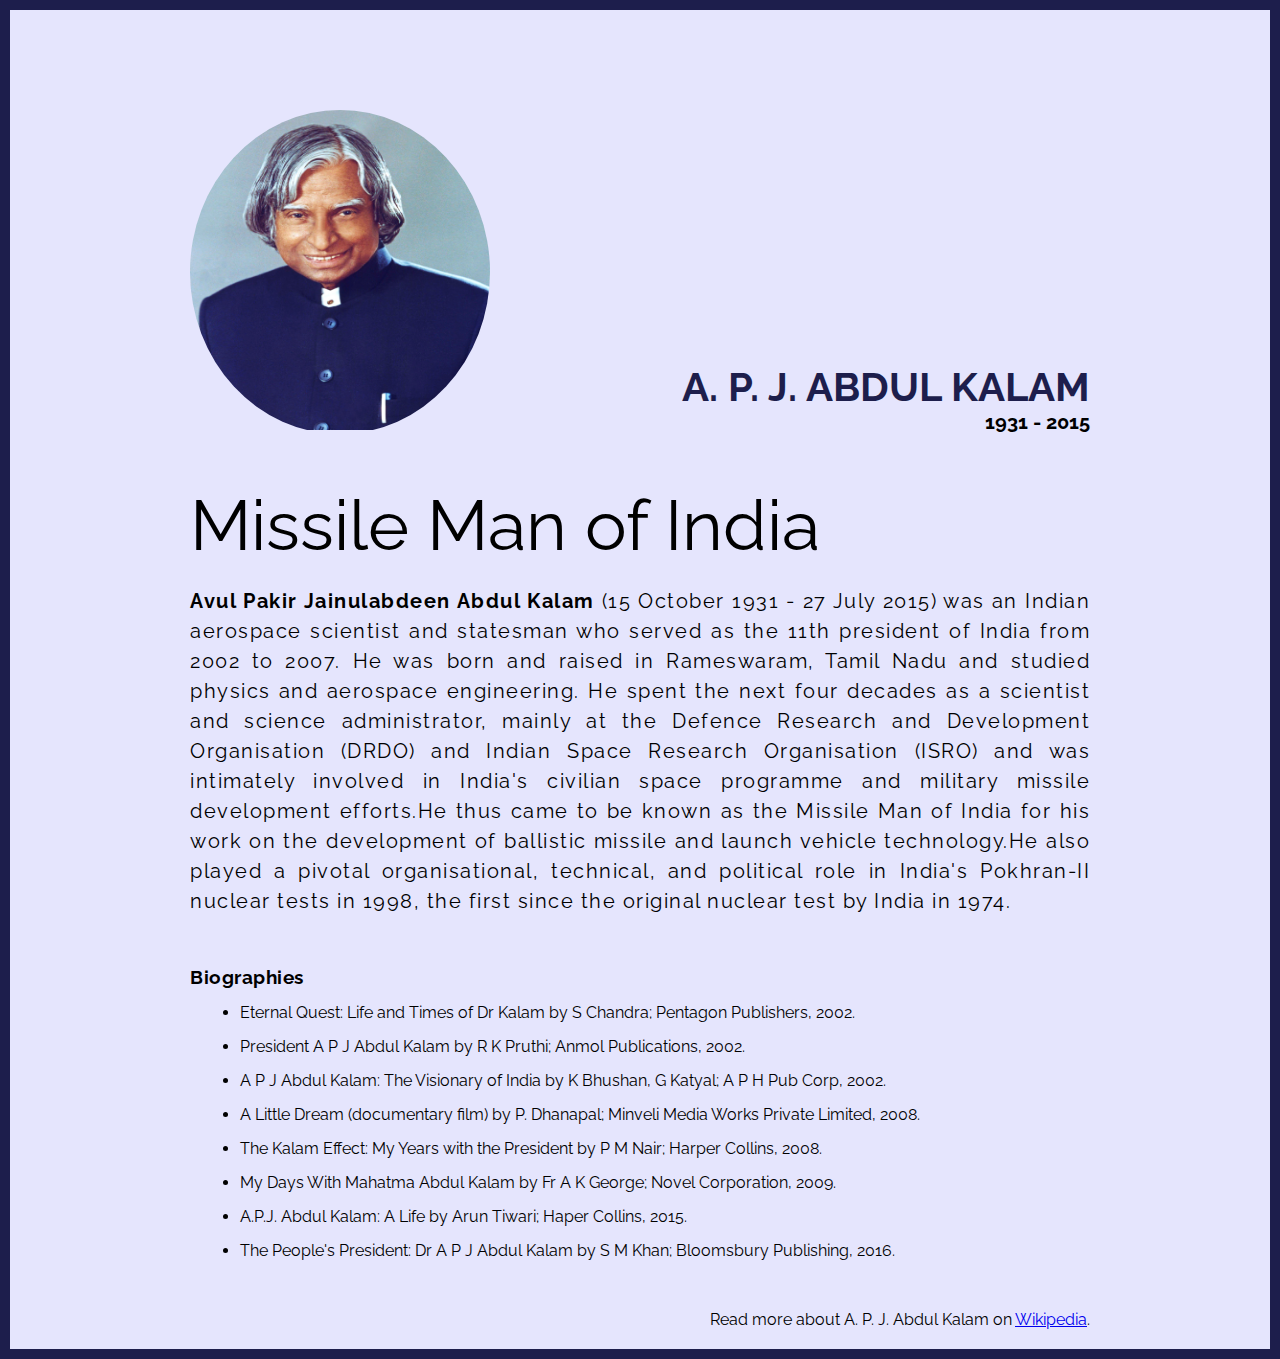
<file: Project 1/index.html>
<!DOCTYPE html>
<html lang="en">
<head>
    <meta charset="UTF-8">
    <meta name="viewport" content="width=device-width, initial-scale=1.0">
    <title>The Tribute | Dr. A. P. J. Abdul Kalam</title>
    <link rel="stylesheet" href="style.css">
</head>
<body>
    <div class="container">
        <div class="content">
            <section class="top_section">
                <div class="image_container">
                    <img src="./assets/apj.jpg" alt="Dr. A. P.J. Abdul Kalam"/>
                </div>
                <div>
                    <h1>A. P. J. Abdul Kalam</h1>
                    <h4>1931 - 2015</h4>
                </div>
            </section>
            <section class="about_section">
                <h2>Missile Man of India</h2>
                <p>
                    <b>Avul Pakir Jainulabdeen Abdul Kalam</b>  (15 October 1931 - 27 July 2015) was an Indian aerospace scientist and statesman who served as the 11th president of India from 2002 to 2007. He was born and raised in Rameswaram, Tamil Nadu and studied physics and aerospace engineering. He spent the next four decades as a scientist and science administrator, mainly at the Defence Research and Development Organisation (DRDO) and Indian Space Research Organisation (ISRO) and was intimately involved in India's civilian space programme and military missile development efforts.He thus came to be known as the Missile Man of India for his work on the development of ballistic missile and launch vehicle technology.He also played a pivotal organisational, technical, and political role in India's Pokhran-II nuclear tests in 1998, the first since the original nuclear test by India in 1974.
                </p>
            </section>
            <section class="biography_section">
                <h3>Biographies</h3>
                <ul>
                    <li> Eternal Quest: Life and Times of Dr Kalam by S Chandra; Pentagon Publishers, 2002.</li>
                    <li>President A P J Abdul Kalam by R K Pruthi; Anmol Publications, 2002.</li>
                    <li>A P J Abdul Kalam: The Visionary of India by K Bhushan, G Katyal; A P H Pub Corp, 2002.</li>
                    <li>A Little Dream (documentary film) by P. Dhanapal; Minveli Media Works Private Limited, 2008.</li>
                    <li>The Kalam Effect: My Years with the President by P M Nair; Harper Collins, 2008.</li>
                    <li>My Days With Mahatma Abdul Kalam by Fr A K George; Novel Corporation, 2009.</li>
                    <li>A.P.J. Abdul Kalam: A Life by Arun Tiwari; Haper Collins, 2015.</li>
                    <li>The People's President: Dr A P J Abdul Kalam by S M Khan; Bloomsbury Publishing, 2016.</li>
                </ul>
            </section>
            <footer>
                Read more about A. P. J. Abdul Kalam on 
                <a href="https://en.wikipedia.org/wiki/A._P._J._Abdul_Kalam" target="_blank">Wikipedia</a>.
            </footer>
        </div>
    </div>
</body>
</html>
</file>
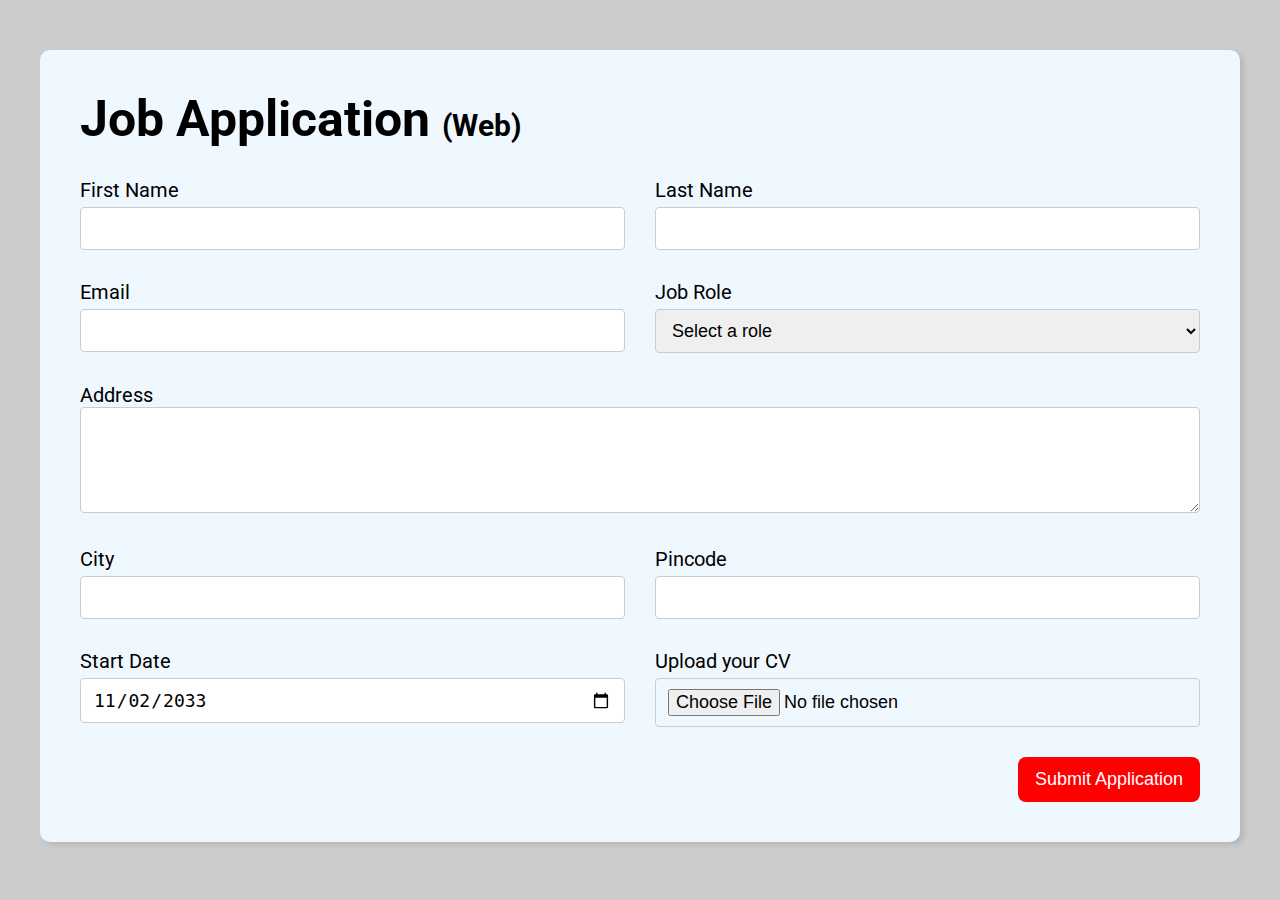
<file: Project 2/index.html>
<!DOCTYPE html>
<html lang="en">
<head>
    <meta charset="UTF-8">
    <meta name="viewport" content="width=device-width, initial-scale=1.0">
    <title>Job Application</title>
    <link rel="stylesheet" href="style.css">
</head>
<body>
    <div class="apply_box">
        <h1>
            Job Application
            <span class="subtitle">(Web)</span>
        </h1>
        <form action="">
            <div class="form_container">
                <div class="form_element">
                    <label for="first_name">First Name</label>
                    <input type="text" id="first_name" name="first_name"/>
                </div>
                <div class="form_element">
                    <label for="last_name">Last Name</label>
                    <input type="text" id="last_name" name="last_name"/>
                </div>
                <div class="form_element">
                    <label for="email">Email</label>
                    <input type="email" id="email" name="email"/>
                </div>
                <div class="form_element">
                    <label for="job_role">Job Role</label>
                    <select name="job_role" id="job_role">
                        <option value="">Select a role</option>
                        <option value="frontend">Frontend Developer</option>
                        <option value="backend">Backend Developer</option>
                        <option value="fullstack">Fullstack Developer</option>
                        <option value="ui_ux">UI UX Developer</option>
                    </select>
                </div>
                <div class="textarea_element">
                    <label for="address">Address</label>
                    <textarea name="address" id="address" cols="50" rows="4"></textarea>
                </div>
                <div class="form_element">
                    <label for="city">City</label>
                    <input type="text" id="city" name="city"/>
                </div>
                <div class="form_element">
                    <label for="pincode">Pincode</label>
                    <input type="number" id="pincode" name="pincode"/>
                </div>
                <div class="form_element">
                    <label for="start_date">Start Date</label>
                    <input type="date" id="date" name="date" value="2033-11-02"/>
                </div>
                <div class="form_element">
                    <label for="upload">Upload your CV</label>
                    <input type="file" id="upload" name="upload"/>
                </div>
            </div>
            <div class="button_container">
                <button type="submit">Submit Application</button>
            </div>
        </form>
    </div>
</body>
</html>
</file>
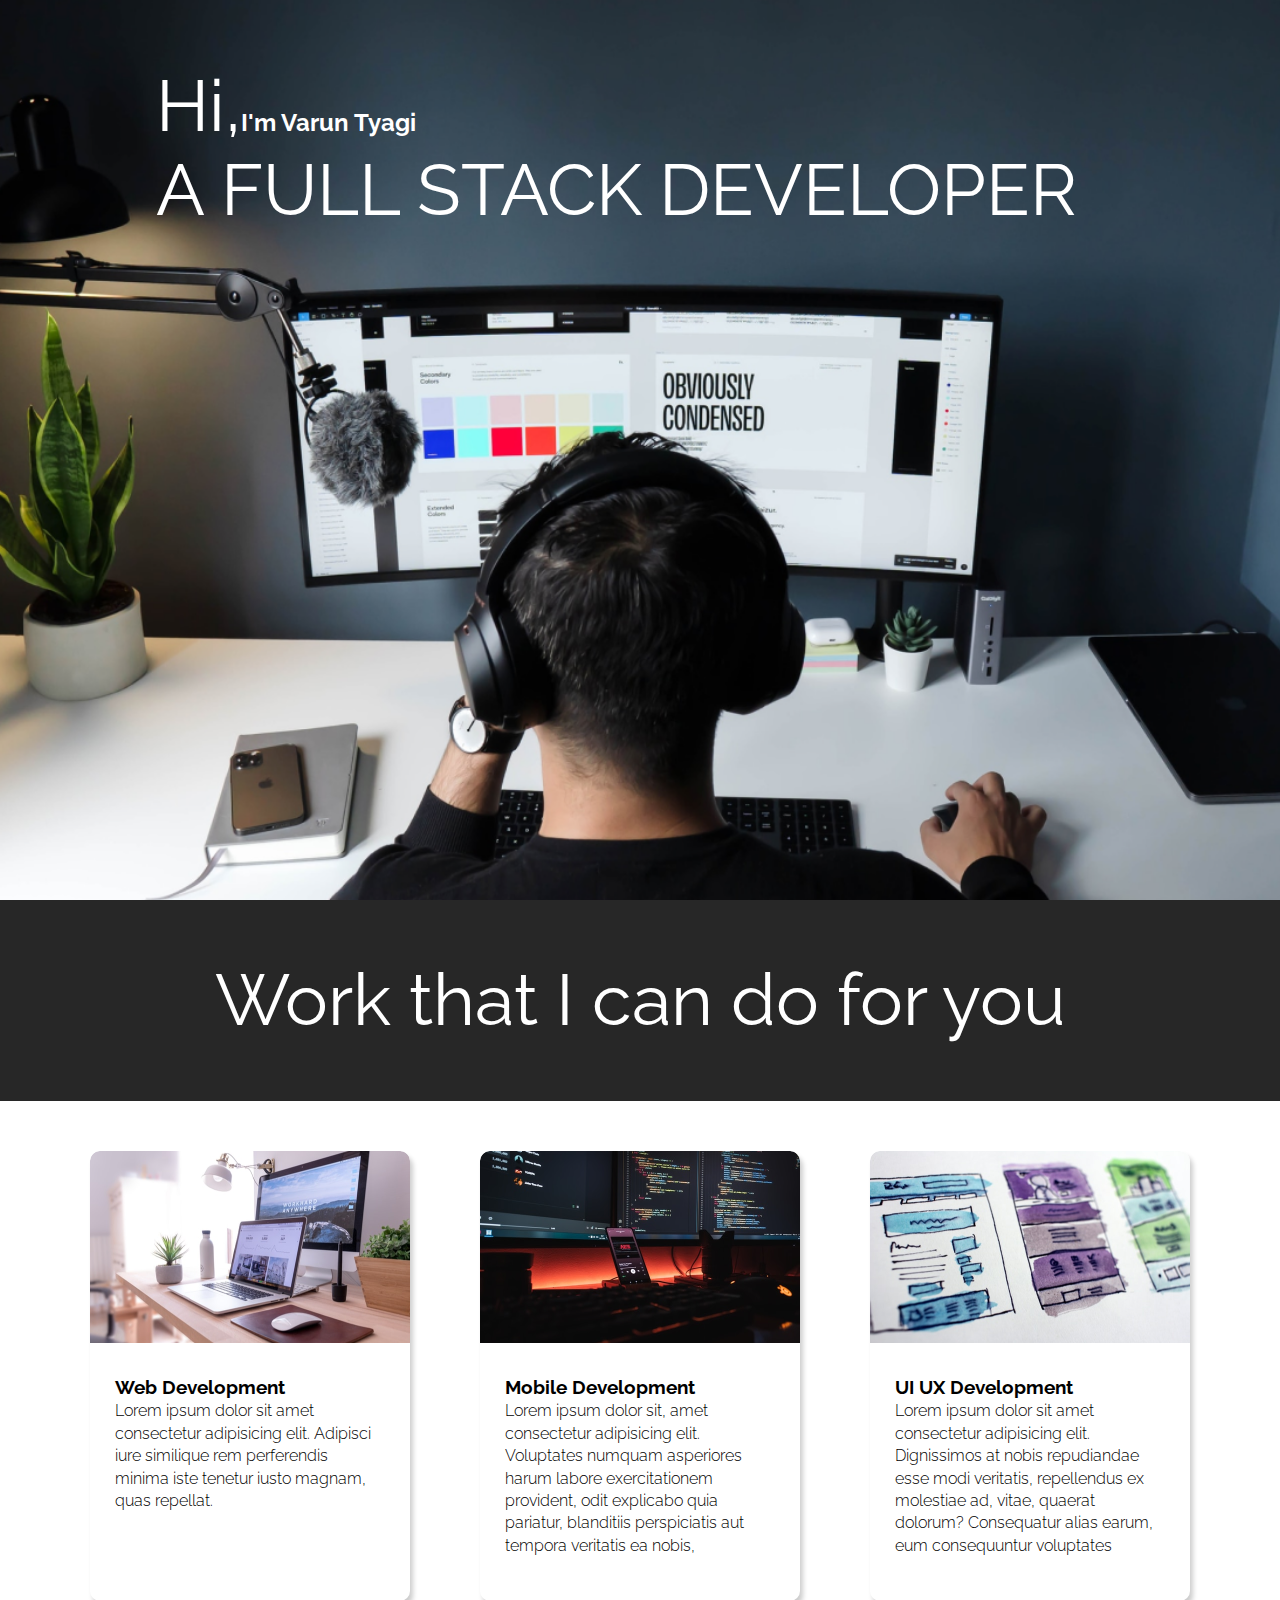
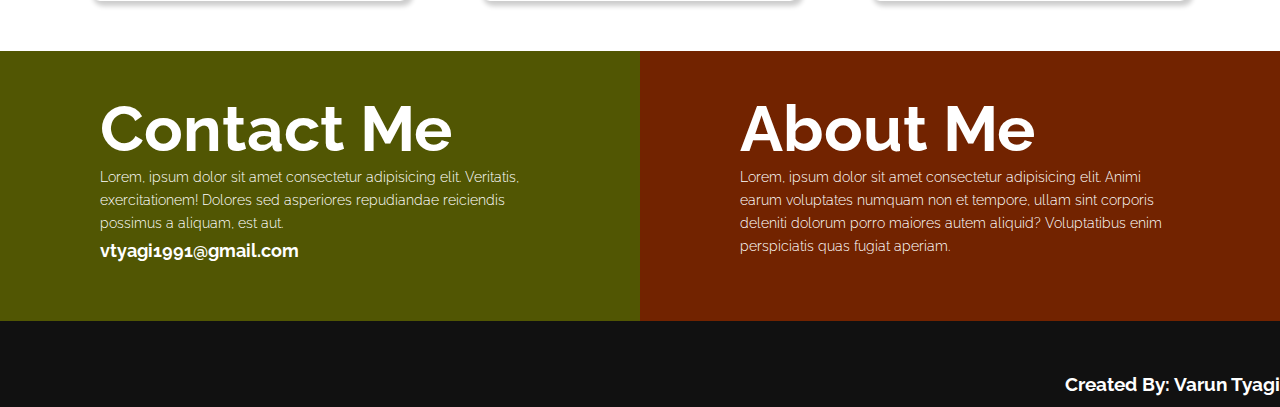
<file: Project 4/index.html>
<!DOCTYPE html>
<html lang="en">
<head>
    <meta charset="UTF-8">
    <meta name="viewport" content="width=device-width, initial-scale=1.0">
    <title>Developer Landing Page</title>
    <link rel="stylesheet" href="style.css">
</head>
<body>
    <section class="hero_section">
        <div class="title">
            <h2><span class="lg_text">Hi,</span>I'm Varun Tyagi</h2>
            <h1 class="lg_text">A FULL STACK DEVELOPER</h1>
        </div>
    </section>
    <section class="mid_black_box">
        <h1>Work that I can do for you</h1>
    </section>
    <section class="cards_grid">
        <div class="grid_item">
            <div class="card">
                <div class="image_container">
                    <img src="./assets/web.png" alt="Web Development"/>
                </div>
                <div class="content">
                    <h3>Web Development</h3>
                    <p>Lorem ipsum dolor sit amet consectetur adipisicing elit. Adipisci iure similique rem perferendis minima iste tenetur iusto magnam, quas repellat.</p>
                </div>
            </div>
        </div>
        <div class="grid_item">
            <div class="card">
                <div class="image_container">
                    <img src="./assets/mobile.png" alt="Mobile Development">
                </div>
                <div class="content">
                    <h3>Mobile Development</h3>
                    <p>Lorem ipsum dolor sit, amet consectetur adipisicing elit. Voluptates numquam asperiores harum labore exercitationem provident, odit explicabo quia pariatur, blanditiis perspiciatis aut tempora veritatis ea nobis, </p>
                </div>
            </div>
        </div>
        <div class="grid_item">
            <div class="card">
                <div class="image_container">
                    <img src="./assets/uiux.png" alt="UI UX Development">
                </div>
                <div class="content">
                    <h3>UI UX Development</h3>
                    <p>Lorem ipsum dolor sit amet consectetur adipisicing elit. Dignissimos at nobis repudiandae esse modi veritatis, repellendus ex molestiae ad, vitae, quaerat dolorum? Consequatur alias earum, eum consequuntur voluptates </p>
                </div>
            </div>
        </div>
    </section>
    <section class="bottom_section">
        <div class="contact_section">
            <h2 class="bottom_section_title">Contact Me</h2>
            <p class="bottom_section_text">Lorem, ipsum dolor sit amet consectetur adipisicing elit. Veritatis, exercitationem! Dolores sed asperiores repudiandae reiciendis possimus a aliquam, est aut.</p>
            <h4 class="bottom_section_subtitle">vtyagi1991@gmail.com</h4>
        </div>
        <div class="about_section">
            <h2 class="bottom_section_title">About Me</h2>
            <p class="bottom_section_text">Lorem, ipsum dolor sit amet consectetur adipisicing elit. Animi earum voluptates numquam non et tempore, ullam sint corporis deleniti dolorum porro maiores autem aliquid? Voluptatibus enim perspiciatis quas fugiat aperiam.</p>
        </div>
    </section>
    <footer>
        <h3>Created By: Varun Tyagi</h3>
    </footer>
</body>
</html>
</file>
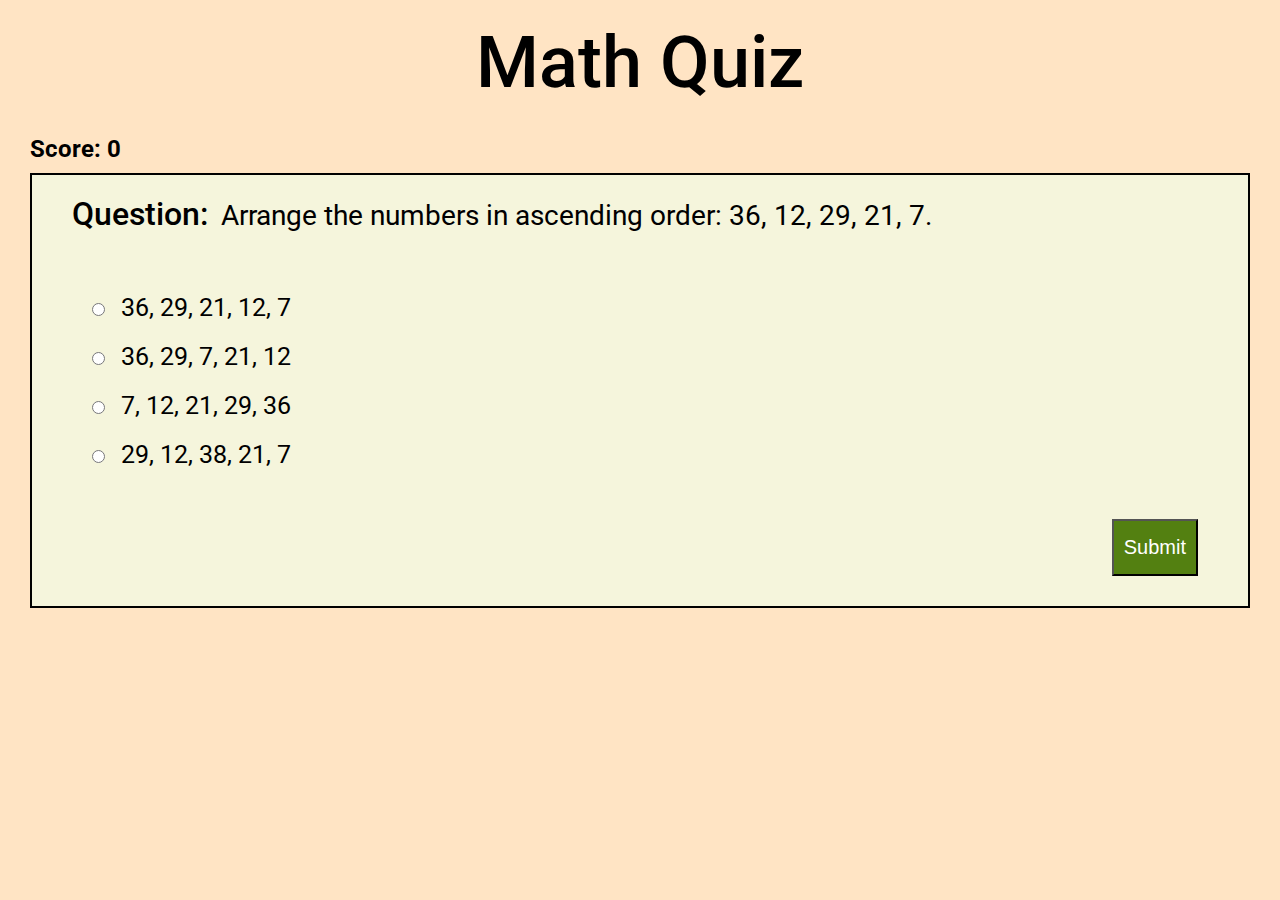
<file: Project 5/index.html>
<!DOCTYPE html>
<html lang="en">
<head>
    <meta charset="UTF-8">
    <meta name="viewport" content="width=device-width, initial-scale=1.0">
    <title>Math Quiz</title>
    <link rel="stylesheet" href="style.css">
</head>
<body>
    <header>
        <div class="title">
            Math Quiz
        </div>
    </header>
    <div class="score_card">
        <h2>Score: <span id="score">0</span></h2>
    </div>
    <div class="quiz_box">
        <div class="question_box">
            Question: <span id="question">Sample question</span>
        </div>
        <div class="option_box">
            <div class="option">
                <input type="radio" id="1" value="a" name="options">
                <label for="1">Option 1</label>
            </div>
            <div class="option">
                <input type="radio" id="2" value="b" name="options">
                <label for="2">Option 2</label>
            </div>
            <div class="option">
                <input type="radio" id="3" value="c" name="options">
                <label for="3">Option 3</label>
            </div>
            <div class="option">
                <input type="radio" id="4" value="d" name="options">
                <label for="4">Option 4</label>
            </div>
        </div>
        <div class="result_box">
            <div class="result">
                <h3 id="result_text"></h3>
            </div>
            <div class="btns">
                <button id="submit_btn">Submit</button>
            </div>
        </div>
    </div>
    <script src="./script.js"></script>
</body>

</html>
</file>
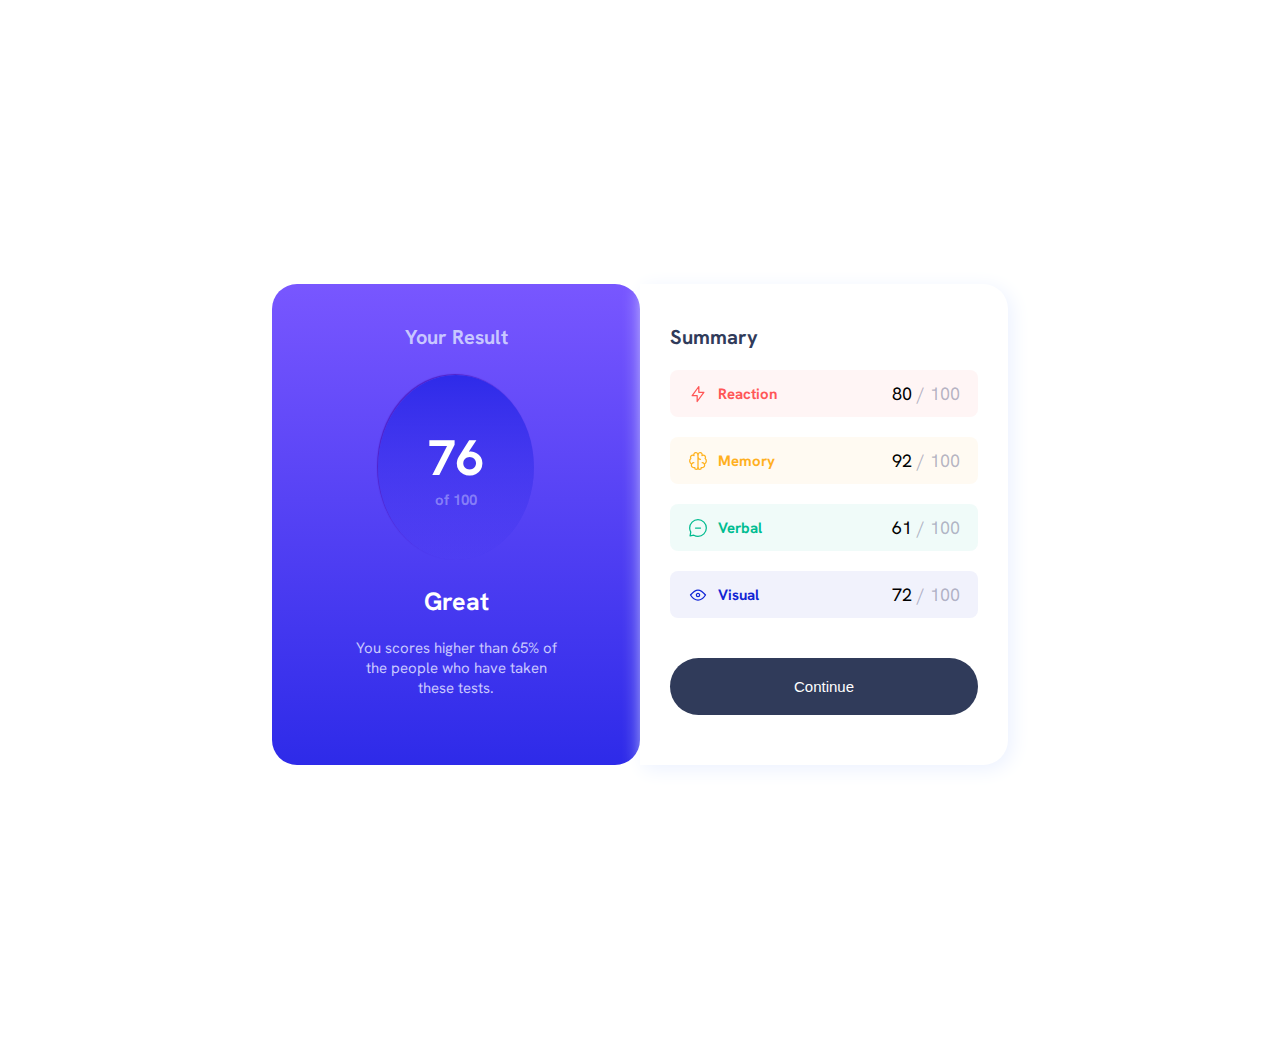
<file: Project 6/index.html>
<!DOCTYPE html>
<html lang="en">
<head>
  <meta charset="UTF-8">
  <meta name="viewport" content="width=device-width, initial-scale=1.0"> <!-- displays site properly based on user's device -->

  <link rel="icon" type="image/png" sizes="32x32" href="./assets/images/favicon-32x32.png">
  
  <title>Frontend Mentor | Results summary component</title>
  <link rel="stylesheet" href="style.css">
</head>
<body>
  <div class="container">
    <div class="result card">
      <h4>Your Result</h4>
      <div class="main_score">
        <h2>76</h2>
        <h5>of 100</h5>
      </div>
      <h3>Great</h3>
      <div class="paragraph">
        <p>You scores higher than 65% of</p>
        <p>the people who have taken</p>
        <p>these tests.</p>
      </div>

    </div>
    <div class="summary card">
      <h4>Summary</h4>
      <div class="scores">
        <div class="score_card" id="reaction">
            <div class="icon_text">
              <img src="./assets/images/icon-reaction.svg" alt="reaction">
              <h5>Reaction</h5>
            </div>
            <div>
              80 <span class="one_hundred">/ 100</span>
            </div>
        </div>
        <div class="score_card" id="memory">
          <div class="icon_text">
            <img src="./assets/images/icon-memory.svg" alt="memory">
            <h5>Memory</h5>
          </div>
          <div>
            92 <span class="one_hundred">/ 100</span>
          </div>
        </div>
        <div class="score_card" id="verbal">
          <div class="icon_text">
            <img src="./assets/images/icon-verbal.svg" alt="verbal">
            <h5>Verbal</h5>
          </div>
          <div>
            61 <span class="one_hundred">/ 100</span>
          </div>
        </div>
        <div class="score_card" id="visual">
          <div class="icon_text">
            <img src="./assets/images/icon-visual.svg" alt="visicon-visual.svg">
            <h5>Visual</h5>
          </div>
          <div>
            72 <span class="one_hundred">/ 100</span>
          </div>

        </div>
      </div>
      <button class="continue_btn">Continue</button>
    </div>
  </div>  
</body>
</html>

<!-- Your Result
  76
  of 100

  Great
  You scored higher than 65% of the people who have taken these tests.
  
  Summary

  Reaction
  80 / 100

  Memory
  92 / 100

  Verbal
  61 / 100

  Visual
  72 / 100

  Continue
  
  <div class="attribution">
    Challenge by <a href="https://www.frontendmentor.io?ref=challenge" target="_blank">Frontend Mentor</a>. 
    Coded by <a href="#">Your Name Here</a>.
  </div> -->
</file>
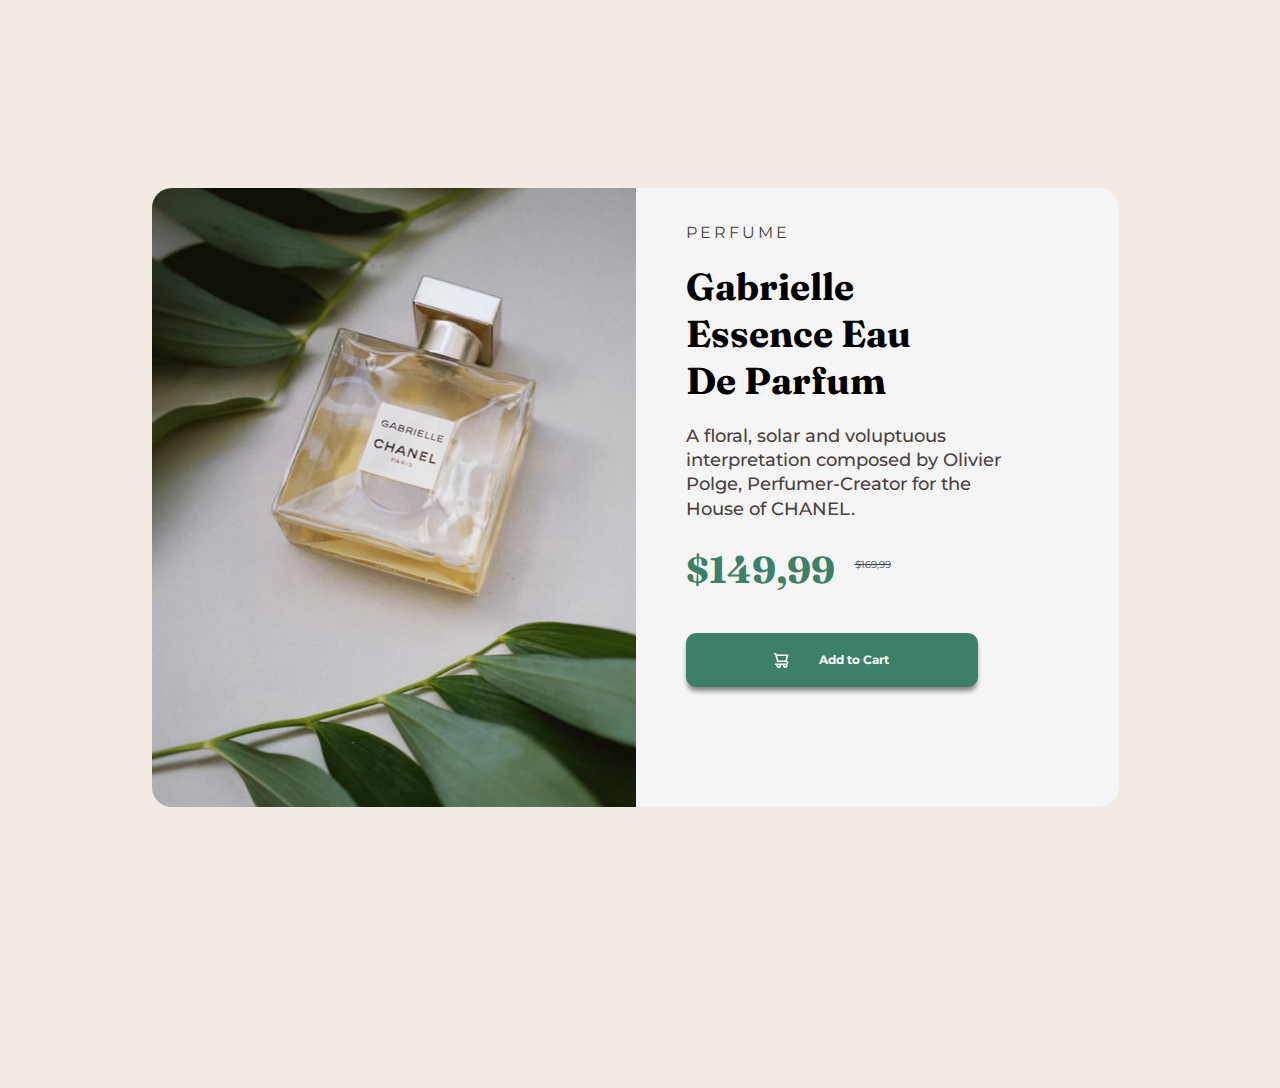
<file: Project 7/index.html>
<!DOCTYPE html>
<html lang="en">
<head>
  <meta charset="UTF-8">
  <meta name="viewport" content="width=device-width, initial-scale=1.0"> <!-- displays site properly based on user's device -->

  <link rel="icon" type="image/png" sizes="32x32" href="./images/favicon-32x32.png">
  
  <title>Frontend Mentor | Product preview card component</title>
  <link rel="stylesheet" href="style.css">
</head>
<body>
  
    <div class="container">
      <section class="main_image">
      </section>
      <section class="main_content">
        <div class="content_container">
          <h4>perfume</h4>
          <div class="title">
            <h2>Gabrielle Essence Eau De Parfum</h2>
          </div>
          <div class="info">
            <p>
              A floral, solar and voluptuous interpretation composed by Olivier Polge, 
Perfumer-Creator for the House of CHANEL.
            </p>
          </div>
          <div class="price">
            <h2>$149,99</h2>
            <h5>$169,99</h5>
          </div>
          <button class="cart_btn">
            <img src="./images/icon-cart.svg" alt="cart">
            Add to Cart
          </button>
        </div>
      </section>
    </div>
  
</body>
</html>


<!-- Perfume

Gabrielle Essence Eau De Parfum

A floral, solar and voluptuous interpretation composed by Olivier Polge, 
Perfumer-Creator for the House of CHANEL.

$149.99
$169.99

Add to Cart

<div class="attribution">
  Challenge by <a href="https://www.frontendmentor.io?ref=challenge" target="_blank">Frontend Mentor</a>. 
  Coded by <a href="#">Your Name Here</a>.
</div> -->
</file>
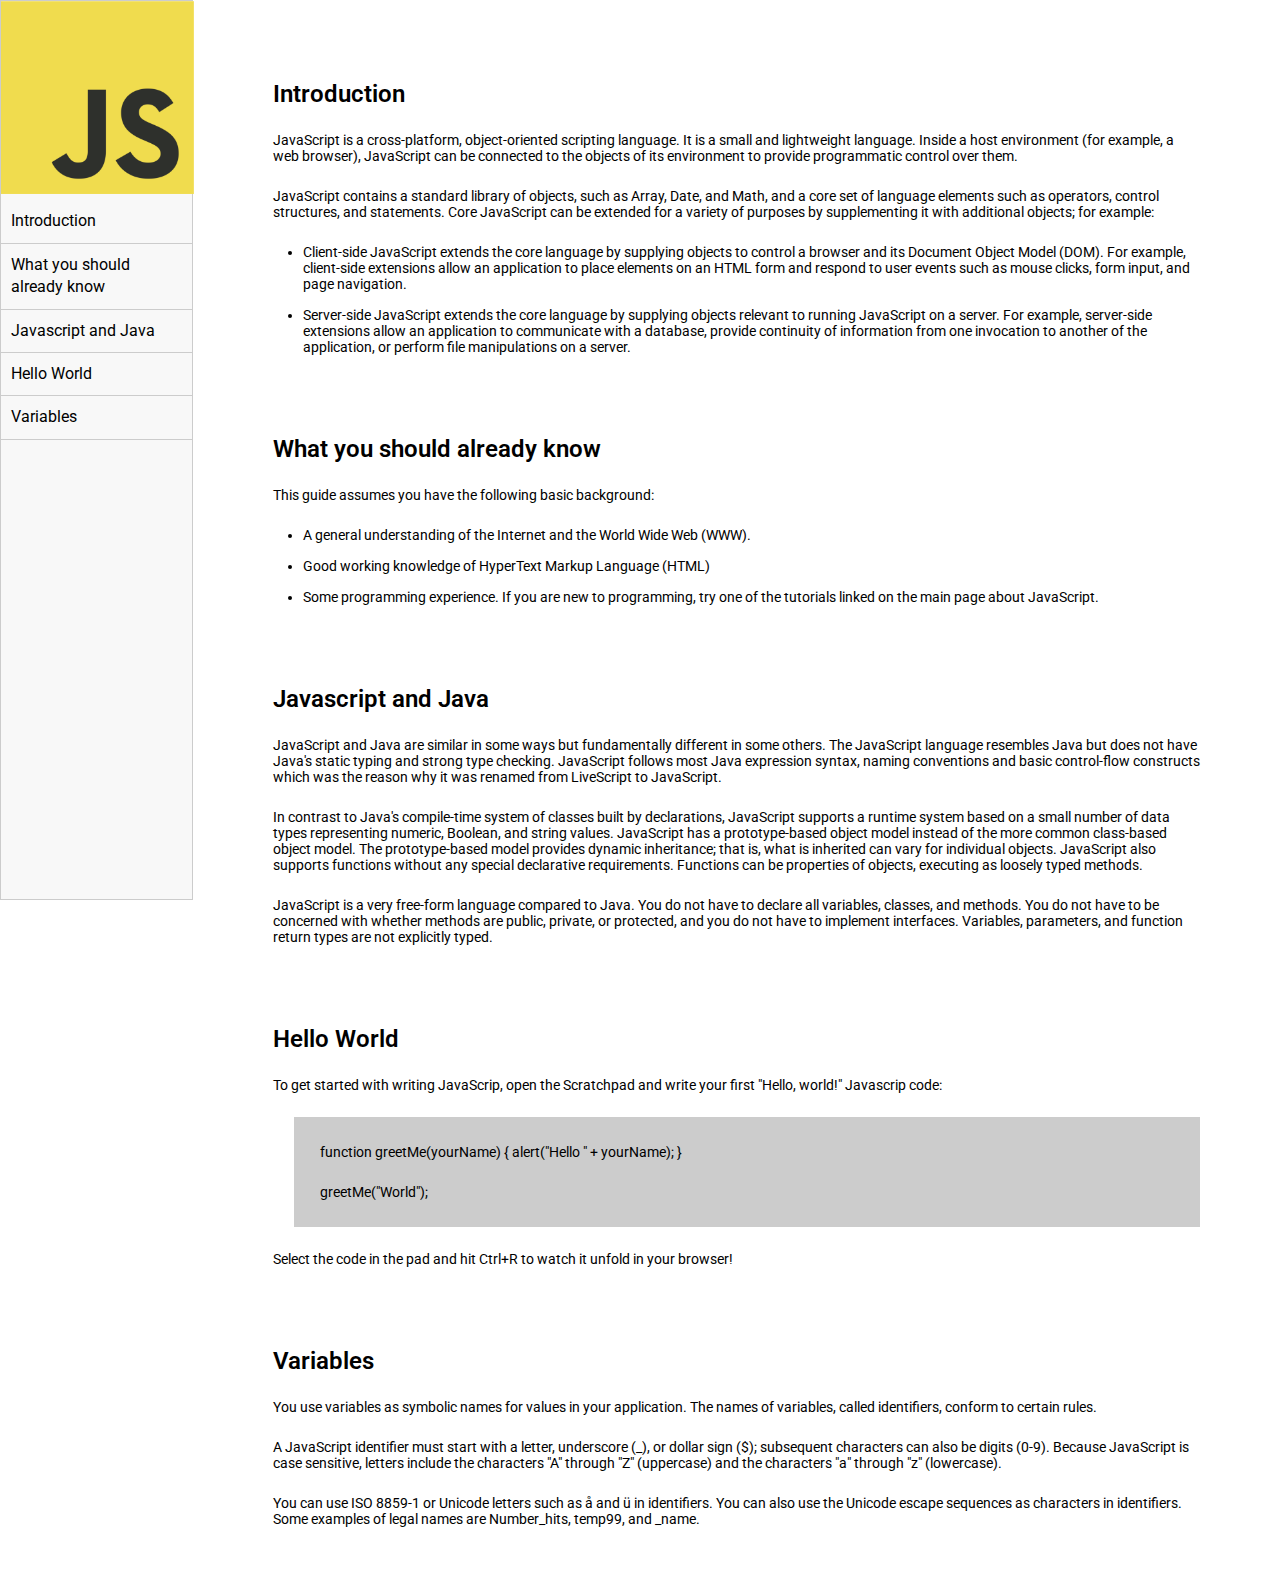
<file: Project 8/index.html>
<!DOCTYPE html>
<html lang="en">
<head>
    <meta charset="UTF-8">
    <meta name="viewport" content="width=device-width, initial-scale=1.0">
    <title>Javascript Documentation</title>
    <link rel="stylesheet" href="style.css">
</head>
<body>
    <header>
        <nav>
            <img src="./assets/JavaScript-logo.png" alt="javascript">
            <ul>
                <a href="#introduction">
                    <li>Introduction</li>
                </a>
                <a href="#what_you_should_already_know">
                    <li>What you should already know</li>
                </a>
                <a href="#javascript_and_java">
                    <li>Javascript and Java</li>
                </a>
                <a href="#hello_world">
                    <li>Hello World</li>
                </a>
                <a href="#variables">
                    <li>Variables</li>
                </a>    
            </ul>
        </nav>
    </header>
    <main>
        <div class="container">
            <section class="tab" id="introduction">
                <h2>Introduction</h2>
                <article>
                    <p>
                        JavaScript is a cross-platform, object-oriented scripting language. It is a small and lightweight language. Inside a host environment (for example, a web browser), JavaScript can be connected to the objects of its environment to provide programmatic control over them.
                    </p>
                    <p>
                        JavaScript contains a standard library of objects, such as Array, Date, and Math, and a core set of language elements such as operators, control structures, and statements. Core JavaScript can be extended for a variety of purposes by supplementing it with additional objects; for example:
                    </p>
                    <ul>
                        <li>
                            Client-side JavaScript extends the core language by supplying objects to control a browser and its Document Object Model (DOM). For example, client-side extensions allow an application to place elements on an HTML form and respond to user events such as mouse clicks, form input, and page navigation.
                        </li>
                        <li>
                            Server-side JavaScript extends the core language by supplying objects relevant to running JavaScript on a server. For example, server-side extensions allow an application to communicate with a database, provide continuity of information from one invocation to another of the application, or perform file manipulations on a server.
                        </li>
                    </ul>
                </article>
            </section>
            <section class="tab" id="what_you_should_already_know">
                <h2>What you should already know</h2>
                <article>
                    <p>This guide assumes you have the following basic background:</p>
                    <ul>
                        <li>
                            A general understanding of the Internet and the World Wide Web (WWW).
                        </li>
                        <li>
                            Good working knowledge of HyperText Markup Language (HTML)
                        </li>
                        <li>
                            Some programming experience. If you are new to programming, try one of the tutorials linked on the main page about JavaScript.
                        </li>
                    </ul>
                </article>
            </section>
            <section class="tab" id="javascript_and_java">
                <h2>Javascript and Java</h2>
                <article>
                    <p>
                        JavaScript and Java are similar in some ways but fundamentally different in some others. The JavaScript language resembles Java but does not have Java's static typing and strong type checking. JavaScript follows most Java expression syntax, naming conventions and basic control-flow constructs which was the reason why it was renamed from LiveScript to JavaScript.
                    </p>
                    <p>
                        In contrast to Java's compile-time system of classes built by declarations, JavaScript supports a runtime system based on a small number of data types representing numeric, Boolean, and string values. JavaScript has a prototype-based object model instead of the more common class-based object model. The prototype-based model provides dynamic inheritance; that is, what is inherited can vary for individual objects. JavaScript also supports functions without any special declarative requirements. Functions can be properties of objects, executing as loosely typed methods.
                    </p>
                    <p>
                        JavaScript is a very free-form language compared to Java. You do not have to declare all variables, classes, and methods. You do not have to be concerned with whether methods are public, private, or protected, and you do not have to implement interfaces. Variables, parameters, and function return types are not explicitly typed.
                    </p>
                </article>
            </section>
            <section class="tab" id="hello_world">
                <h2>Hello World</h2>
                <article>
                    <p>
                        To get started with writing JavaScrip, open the Scratchpad and write your first "Hello, world!" Javascrip code:
                    </p>
                    <section class="code_section">
                        <p>
                            function greetMe(yourName) { alert("Hello " + yourName); }
                        </p>
                        <p>
                            greetMe("World");
                        </p>
                    </section>
                    <p>
                        Select the code in the pad and hit Ctrl+R to watch it unfold in your browser!
                    </p>
                </article>
            </section>
            <section class="tab" id="variables">
                <h2>Variables</h2>
                <article>
                    <p>
                        You use variables as symbolic names for values in your application. The names of variables, called identifiers, conform to certain rules.
                    </p>
                    <p>
                        A JavaScript identifier must start with a letter, underscore (_), or dollar sign ($); subsequent characters can also be digits (0-9). Because JavaScript is case sensitive, letters include the characters "A" through "Z" (uppercase) and the characters "a" through "z" (lowercase).
                    </p>
                    <p>
                        You can use ISO 8859-1 or Unicode letters such as å and ü in identifiers. You can also use the Unicode escape sequences as characters in identifiers. Some examples of legal names are Number_hits, temp99, and _name.
                    </p>
                </article>
            </section>
        </div>
    </main>
</body>
</html>
</file>
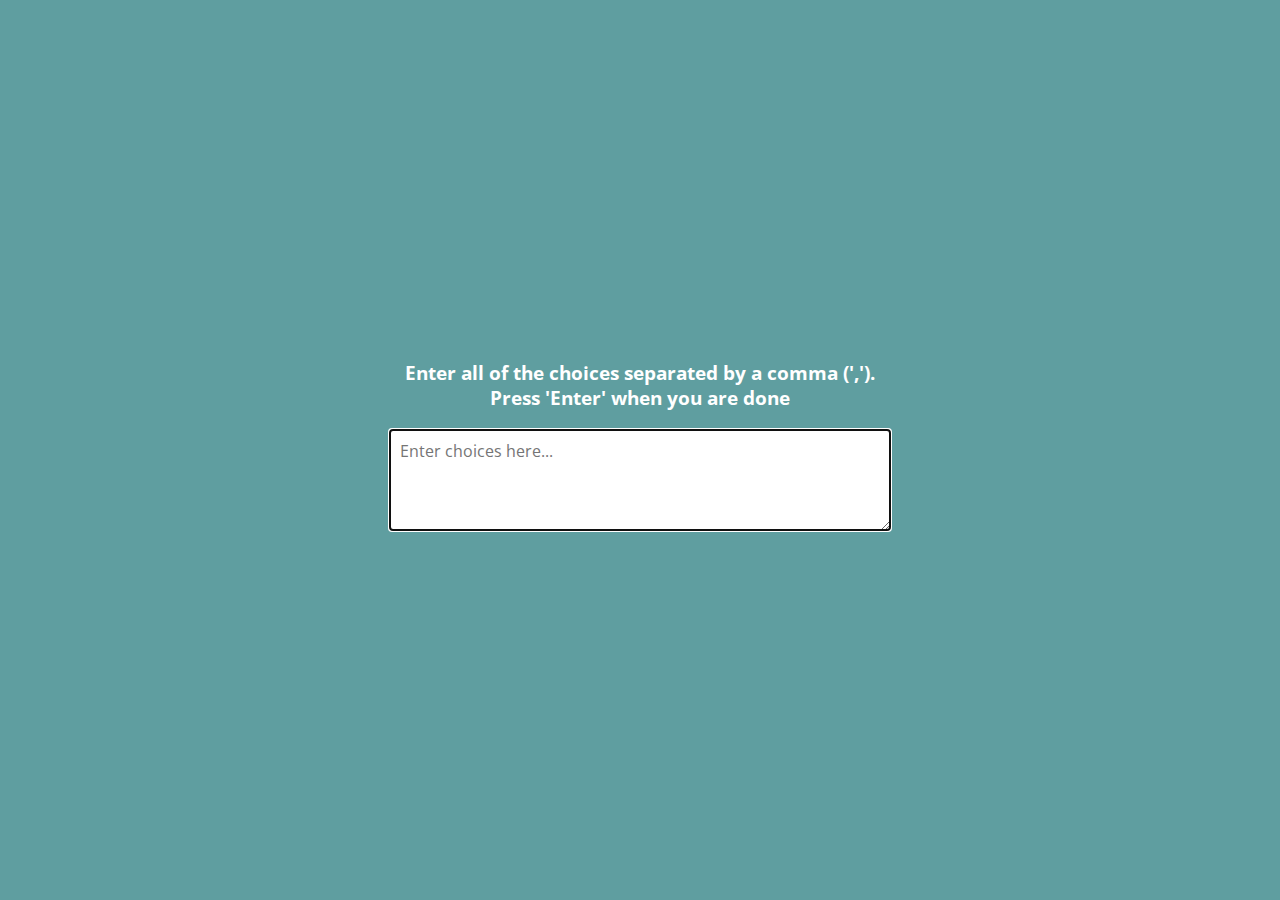
<file: Project 9/Choice Picker/index.html>
<!DOCTYPE html>
<html lang="en">
<head>
    <meta charset="UTF-8">
    <meta name="viewport" content="width=device-width, initial-scale=1.0">
    <title>Random Choice Picker</title>
    <link rel="stylesheet" href="style.css">
</head>
<body>
    <div class="main-container">
        <h3>Enter all of the choices separated by a comma (',').
            <br>Press 'Enter' when you are done
        </h3>
        <textarea name="textarea" id="textarea" placeholder="Enter choices here..."></textarea>
        <div class="tags">
        </div>
    </div>
    <script src="script.js"></script>
</body>
</html>
</file>
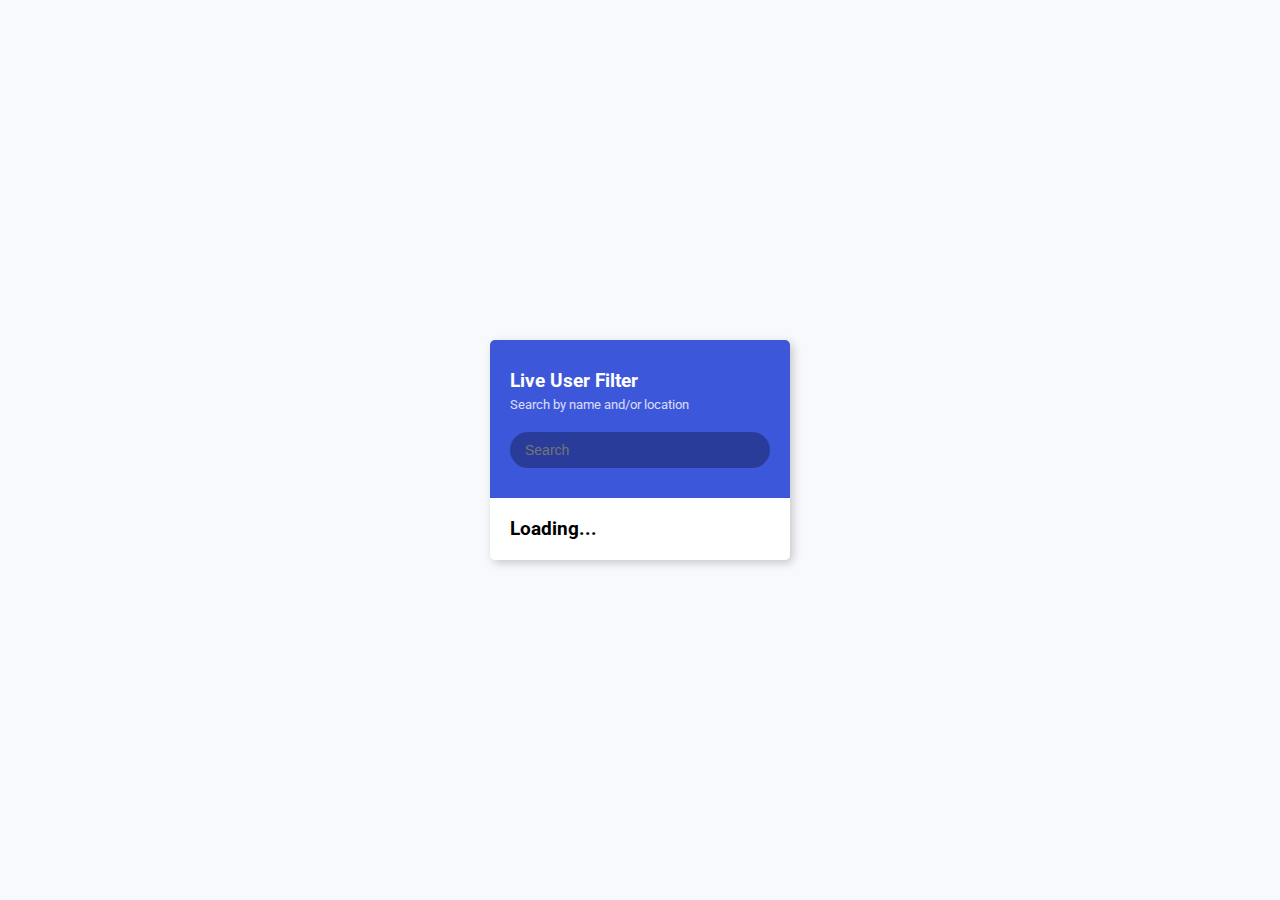
<file: Project 9/Live User Filter/index.html>
<!DOCTYPE html>
<html lang="en">
<head>
    <meta charset="UTF-8">
    <meta name="viewport" content="width=device-width, initial-scale=1.0">
    <title>LIve User Filter</title>
    <link rel="stylesheet" href="style.css">
</head>
<body>
    <div class="container">
        <header class="header">
            <h3 class="title">Live User Filter</h3>
            <small class="subtitle">Search by name and/or location</small>
            <input type="text" id="filter" placeholder="Search">
        </header>
        <ul id="result" class="user-list">
            <li>
                <h3>Loading...</h3>
            </li>
        </ul>
    </div>
    <script src="script.js"></script>
</body>
</html>
</file>
<file: Project 1/style.css>
@import url('https://fonts.googleapis.com/css2?family=Poppins:wght@300;400;500;600&family=Raleway:wght@400;500&display=swap');

* {
    margin: 0;
    padding: 0;
    box-sizing: border-box;
    font-family: 'Poppins', sans-serif;
    font-family: 'Raleway', sans-serif;
}

.container {
    background-color: #e5e5fd;
    min-height: 100vh;
    border: 10px solid #1d1e4c;
}

.content {
    max-width: 900px;
    margin: 0 auto;
}

.top_section {
    margin-top: 100px;
    display: flex;
    justify-content: space-between;
    align-items: end;
}

.image_container {
    border-radius: 50%;
    overflow: hidden;
}

.image_container img {
    width: 300px;
    height: 320px;
}

.top_section h1 {
    font-size: 40px;
    font-weight: bolder;
    color: #1d1e4c;
    text-transform: uppercase;
}

.top_section h4 {
    font-size: 20px;
    text-align: end;
}

.about_section {
    margin-top: 50px;
}

.about_section h2 {
    font-size: 70px;
    font-weight: 400;
    margin-bottom: 20px;
}

.about_section p {
    font-size: 20px;
    line-height: 30px;
    letter-spacing: 1.5px;
    text-align: justify;
}

.biography_section {
    margin: 50px 0;
}

.biography_section h3 {
    letter-spacing: .5px;
    margin-bottom: 10px;
}

.biography_section ul {
    margin-left: 50px;
}

.biography_section li {
    margin: 15px 0;
}

footer {
    margin: 20px 0;
    text-align: end;
}
</file>
<file: Project 2/style.css>
@import url('https://fonts.googleapis.com/css2?family=Roboto&display=swap');

* {
    margin: 0;
    padding: 0;
    box-sizing: border-box;
}

body {
    background-color: #ccc;
    font-family: 'Roboto', sans-serif;
}

.apply_box {
    max-width: 1200px;
    min-width: 600px;
    padding: 40px;
    margin: 50px auto;
    background-color: aliceblue;
    border-radius: 10px;
    box-shadow: 4px 3px 5px rgba(1, 1, 1, .1);
}

h1 {
    font-size: 50px;
}

.subtitle {
    font-size: 30px;
}

.form_container {
    margin-top: 30px;
    display: grid;
    grid-template-columns: repeat(auto-fit, minmax(500px, 1fr));
    gap: 30px;
}

.form_element {
    display: flex;
    flex-direction: column;
}

label {
    font-size: 20px;
    margin-bottom: 5px;
}

input,
select,
textarea {
    padding: 10px 12px;
    font-size: 18px;
    border-radius: 4px;
    border: 1px solid #ccc;
}

input:focus {
    outline-color: red;
}

.button_container {
    display: flex;
    justify-content: end;
    margin-top: 30px;
}

button {
    padding: 10px 15px;
    font-size: 18px;
    color: #fff;
    background-color: red;
    border-radius: 8px;
    border: transparent solid 2px;
    transition: 0.2s ease-in;
}

button:hover {
    cursor: pointer;
    background-color: #ccc;
    color: black;
    border: 2px solid red;
    transition: 0.2s ease-in;
}

.textarea_element {
    grid-column: 1 / span 2;
}

textarea {
    width: 100%;
}

@media (max-width: 600px) {
    .textarea_element {
        grid-column: 1 / span 1;
    }
}

@media (max-width: 428px) {
    .textarea_element {
        grid-column: 1 / span;
    }
}
</file>
<file: Project 4/style.css>
@import url('https://fonts.googleapis.com/css2?family=Raleway:wght@400;500&display=swap');

* {
    margin: 0;
    padding: 0;
    box-sizing: border-box;
}

body {
    font-family: 'Raleway', sans-serif;
    line-height: 1.4;
    font-weight: 300;
}

.hero_section {
    background-image: url('./assets/developer.png');
    background-repeat: no-repeat;
    background-position: center;
    background-size: cover;
    min-height: 100vh;
}

.title {
    color: #fff;
    max-width: 1000px;
    padding: 64px 0 0 16px;
    margin: 0 auto;
}

.lg_text {
    font-size: 72px;
    font-weight: 400;
    line-height: 84.38px;
}

.mid_black_box {font-weight: 400;
    text-align: center;
    background-color: #272727;
    color: #fff;
    padding: 50px;
}

.mid_black_box h1 {
    font-size: 72px;
    font-weight: 400;;
}

.cards_grid {
    display: grid;
    grid-template-columns: repeat(auto-fit, minmax(320px, 1fr));
    max-width: 1100px;
    margin: 50px auto;
    gap: 70px;
}

.grid_item {
    display: flex;
    justify-content: center;
    align-items: center;
}

.card {
    max-width: 320px;
    height: 450px;
    border-radius: 10px;
    box-shadow: 3px 5px 5px rgba(1, 1, 1, 0.2);
    overflow: hidden;
    transition: 0.2s ease-in-out;
}

.card:hover {
    transform: scale(1.04);
    box-shadow: 3px 5px 5px rgba(1, 1, 1, 0.5);
    transition: 0.2s ease-in-out;
}

.content {
    padding: 25px;
}

.bottom_section {
    display: flex;
}

.contact_section,
.about_section {
    max-width: 50%;
    padding: 40px 100px 60px;
}

.contact_section {
    color: #fff;
    background-color: #515603;
}

.about_section {
    color: #fff;
    background-color: #722300 ;
}

.bottom_section_title {
    font-size: 64px;
    line-height: 75px;
}

.bottom_section_text {
    font-size: 14px;
    line-height: 23px;
}

.bottom_section_subtitle {
    margin-top: 5px;
    font-size: 18px;
    line-height: 21.09px;
}

footer {
    background-color: #111;
    color: #fff;
    text-align: end;
    padding: 50px 0 10px;
}
</file>
<file: Project 5/style.css>
@import url('https://fonts.googleapis.com/css2?family=Roboto:wght@300;400;500&display=swap');

* {
    margin: 0;
    padding: 0;
    box-sizing: border-box;
}

body {
    background-color: bisque;
    font-family: 'Roboto', sans-serif;
}

button {
    padding: 15px 10px;
    font-size: 20px;
    color: #fff;
}

button:hover {
    cursor: pointer;
}

.title {
    padding: 20px;
    text-align: center;
    font-size: 72px;
    font-weight: 500;
}

.score_card {
    margin: 10px 30px;
}

.quiz_box {
    margin: 10px 30px;
    min-height: 400px;
    border: 2px solid black;
    display: flex;
    flex-direction: column;
    gap: 10px;
    background-color: beige;
}

.question_box {
    padding: 20px 40px;
    font-size: 32px;
    font-weight: 500;
}

#question {
    margin-left: 5px;
    font-size: 28px;
    font-weight: 400;
}

.option_box {
    padding: 30px 60px;
    display: flex;
    flex-direction: column;
    gap: 20px;
}

.option {
    font-size: 25px;
    font-weight: 400;;
}

.option label {
    margin-left: 10px;
}

.btns {
    display: flex;
    justify-content: end;
    gap: 20px;
}

.result_box {
    display: flex;
    justify-content: space-between;
    margin: 10px 50px 30px 30px;
}

.result h3 {
    font-size: 30px;
    font-weight: 500;
}

#submit_btn {
    background-color: rgb(83, 128, 17);
}
</file>
<file: Project 6/style.css>
@import url('https://fonts.googleapis.com/css2?family=Hanken+Grotesk:wght@300;500;700;800&display=swap');

:root {
    /* Primary Colors */
    --lightRed: hsl(0, 100%, 67%);
    --lightRedBackground: hsla(0, 100%, 67%, 0.059);
    --orangeyYellow: hsl(39, 100%, 56%);
    --orangeyYellowBackground: rgba(255, 177, 31, 0.059);
    --greenTeal: hsl(166, 100%, 37%);
    --greenTealBackground: hsla(166, 100%, 37%, 0.059);
    --cobaltBlue: hsl(234, 85%, 45%);
    --cobaltBlueBackground: hsla(234, 85%, 45%, 0.059);


    /* Gradiant */
    --lightSlateBlue: hsl(252, 100%, 67%);
    --lightRoyalBlue: hsl(241, 81%, 54%);
    --violetBlue: hsla(256, 72%, 46%, 1);
    --persianBlue: hsla(241, 72%, 46%, 0);

    /* Neutral */
    --white: hsl(0, 0%, 100%);
    --paleBlue: hsl(221, 100%, 96%);
    --lightLavender: hsl(241, 100%, 89%);
    --lightLavenderLightShade: rgba(200, 199, 255, 0.49);
    --lightLavenderDarkShade: rgba(140, 140, 166, 0.637);
    --darkGrayBlue: hsl(224, 30%, 27%);

    --mobile_width: 375px;
    --desktop_width: 1440px;
    --container_width: 736px;
    --card_width: 368px;
    --card_height: 512px;
}

* {
    margin: 0;
    padding: 0;
    box-sizing: border-box;
}

html,
body {
    font-family: 'Hanken Grotesk', sans-serif;
    font-size: 18px;
}

.container {
    margin: 284px auto;
    max-width: var(--container_width);
    display: flex;
    
}

.card {
    width: var(--card_width);
    display: flex;
    flex-direction: column;
    gap: 20px;
    padding-top: 40px ;
    padding-bottom: 50px;
    border-radius: 25px;
}

.main_score {
    margin: 5px auto;
    padding: 50px;
    background-image: linear-gradient(00deg, var(--persianBlue), var(--lightRoyalBlue));
    box-shadow: -1px -1px 1px var(--violetBlue);
    border-radius: 50%;
}

.main_score h2 {
    font-size: 50px;
}

.main_score h5 {
    font-size: 15px;
    text-align: center;
    color: var(--lightLavenderLightShade);
}

.result {
    background-image: linear-gradient(180deg, var(--lightSlateBlue), var(--lightRoyalBlue));
    color: var(--white);
}

.result h3 {
    font-size: 25px;
    text-align: center;
}

.result h4 {
    text-align: center;
    font-size: 20px;
    color: var(--lightLavender);
}

.result .paragraph {
    padding: 0 70px;
    text-align:center;
    font-size: 15px;
    color: var(--lightLavender);
}

.summary {
    padding-left: 30px;
    padding-right: 30px;
    border-top-left-radius: 0;
    border-bottom-left-radius: 0;
    box-shadow: 4px 4px 20px var(--paleBlue);
}

.scores {
    display: flex;
    flex-direction: column;
    gap: 20px;
}

.score_card {
    display: flex;
    justify-content: space-between;
    align-items: center;
    border-radius: 8px;
    padding: 12px 18px;
}

.summary h4 {
    font-size: 20px;
    color: var(--darkGrayBlue)
}

.icon_text {
    display: flex;
    font-weight: 300;
}

.icon_text img {
    margin-right: 10px;
}

#reaction {
    background-color: var(--lightRedBackground);
}

#reaction .icon_text h5 {
    color: var(--lightRed)
}

#memory {
    background-color: var(--orangeyYellowBackground);
}

#memory .icon_text h5 {
    color: var(--orangeyYellow);
}

#verbal {
    background-color: var(--greenTealBackground);
}

#verbal .icon_text h5 {
    color: var(--greenTeal);
}

#visual {
    background-color: var(--cobaltBlueBackground);
}

#visual .icon_text h5 {
    color: var(--cobaltBlue);
}

.one_hundred {
    color: var(--lightLavenderDarkShade);
}

.continue_btn {
    margin-top: 20px;
    padding: 20px 30px;
    border-radius: 50px;
    border: none;
    background-color: var(--darkGrayBlue);
    color:var(--white);
    font-size: 15px;
    font-weight: 500;
}

.continue_btn:hover {
    cursor: pointer;
    background-image: linear-gradient(180deg, var(--lightSlateBlue), var(--lightRoyalBlue));
}

@media (max-width: 375px) {
    .container {
        flex-direction: column;
    }
}
</file>
<file: Project 7/style.css>
@import url('https://fonts.googleapis.com/css2?family=Fraunces:opsz,wght@9..144,700&family=Montserrat:wght@500;700&display=swap');

:root {

    /* Primary Colors */
    --darkCyan: hsl(158, 36%, 37%);
    --cream: hsl(30, 38%, 92%);
    --background: hsl(0, 0%, 96%);

    /* Neutral Colors */
    --veryDarkBlue: hsl(212, 21%, 14%);
    --lightBrown: hsl(0, 7%, 27%);
    --darkGrayishBlue: hsl(228, 12%, 48%);
    ---white: hsl(0, 0%, 100%);

    --sectionWidth: 483.5px;
    --sectionHeight: 619px
}

* {
    margin: 0;
    padding: 0;
    box-sizing: border-box;
}

html, body {
    font-size: 14px;
    background-color: var(--cream);
    min-height: 100vh;
}


.container {
    max-width: 976px;
    margin: 188px auto;
    display: flex;
}

.main_image {
    width: var(--sectionWidth);
    height: var(--sectionHeight);
    background-image: url('./images/image-product-desktop.jpg');
    background-position: center;
    background-size: cover;
    border-top-left-radius: 20px;
    border-bottom-left-radius: 20px;
}

.main_content {
    width: var(--sectionWidth);
    height: var(--sectionHeight);
    background-color: var(--background);
    border-top-right-radius: 20px;
    border-bottom-right-radius: 20px;
}

.content_container {
    padding: 35px 50px;
    display: flex;
    flex-direction: column;
    gap: 20px;
}

.content_container h4 {
    color: var(--lightBrown);
    font-family: 'Montserrat', sans-serif;
    font-weight: 400;
    font-size: 16px;
    line-height: 19.5px;
    letter-spacing: 3px;
    text-transform: uppercase;
}

.title {
    color: #000;
    font-family: 'Fraunces', serif;
    font-size: 25px;
    font-weight: 700;
    padding-right: 110px;
}

.info {
    color: var(--lightBrown);
    font-family: 'Montserrat', sans-serif;
    font-weight: 500;
    font-size: 18px;
    line-height: 24.38px;
    padding-right: 50px;
}

.price {
    font-family: 'Fraunces', serif;
    font-size: 25px;
    margin-top: 5px;
    color: var(--darkCyan);
    display: flex;
    
    gap: 20px
}

.price h5 {
    font-family: 'Montserrat', sans-serif;
    font-size: 10px;
    font-weight: 400;
    color: var(--lightBrown);
    text-decoration: line-through;
    line-height: 17.07px;
    margin-top: 10px;
}

.cart_btn {
    width: 292px;
    height: 54px;
    margin-top: 20px;
    font-family: 'Montserrat', sans-serif;
    font-size: 12px;
    font-weight: 700;
    line-height: 17.07px;
    background-color: var(--darkCyan);
    color: var(---white);
    border-radius: 10px;
    border: none;
    display: flex;
    justify-content: center;
    align-items: center;
    gap: 30px;
    box-shadow: 0 5px 5px -1px #00000076;
}

.cart_btn img {
    width: 15.83px;
    height: 15px;
}
</file>
<file: Project 8/style.css>
@import url('https://fonts.googleapis.com/css2?family=Roboto:wght@300;400;500;700;900&display=swap');

* {
    margin: 0;
    padding: 0;
    box-sizing: border-box;
}

html,
body {
    font-family: 'Roboto', sans-serif;
    font-weight: 300;
    line-height: 1.4;
    scroll-behavior: smooth;
}

body {
    display: flex;
}

header {
    width: 193px;
    height: 100vh;
    border: 1px solid #ccc;
    background: #f8f8f8;
    top: 0;
    position: sticky;
}

nav h1 {
    text-align: center;
    padding: 20px 10px 10px;
    font-size: 24px;
    font-weight: 500;
    border-bottom: 1px solid #ccc;
}

nav img {
    width: 193px;
}
nav ul {
    list-style: none;
}

nav a {
    text-decoration: none;
}

nav ul li {
    border-bottom: 1px solid #ccc;
    padding: 10px;
    font-size: 16px;
    font-weight: 400;
    color: #000;
}

nav ul li:hover {
    background: #ccc;
    transition: 0.3s ease-in-out;
}

.container {
    display: flex;
    flex-direction: column;
    padding: 80px 80px 50px;
    gap: 80px;
}

.tab {
    display: flex;
    flex-direction: column;
    gap: 24px;
}

.tab article {
    display: flex;
    flex-direction: column;
    gap: 24px;
    font-size: 14px;
    font-weight: 400;
    line-height: normal;
}

.tab article ul {
    padding-left: 30px;
    display: flex;
    flex-direction: column;
    gap: 15px;
}

.tab h2 {
    font-size: 24px;
    font-weight: 600;
    line-height: normal;
}

.code_section {
    display: flex;
    flex-direction: column;
    gap:24px;
    padding: 27px 0 27px 26px;
    margin-left: 21px;
    background-color: #ccc;
}

@media (max-width: 480px) {
    body {
        flex-direction: column;
    }
}
</file>
<file: Project 9/Choice Picker/style.css>
@import url('https://fonts.googleapis.com/css2?family=Open+Sans');

* {
    margin: 0;
    padding: 0;
    box-sizing: border-box;
}

html,
body {
    background-color: cadetblue;
    font-family: 'Open Sans', sans-serif;
    display: flex;
    flex-direction: column;
    justify-content: center;
    align-items: center;
    height: 100vh;
}

.main-container {
    width: 500px;
}

h3 {
    color: #fff;
    margin: 10px 0 20px;
    text-align: center;
}

textarea {
    border: none;
    display: block;
    width: 100%;
    height: 100px;
    font-family: inherit;
    padding: 10px;
    margin: 0 0 20px;
    font-size: 16px;
}

.tag {
    background-color: #f0932b;
    color: #fff;
    border-radius: 50px;
    padding: 10px 20px;
    margin: 0 5px 10px 0;
    font-size: 14px;
    display: inline;
}

.tag.highlight {
    background-color: #273c75;
}
</file>
<file: Project 9/Live User Filter/style.css>
@import url('https://fonts.googleapis.com/css2?family=Roboto:wght@400;700;900&display=swap');

* {
    margin: 0;
    padding: 0;
    box-sizing: border-box;
}

html, 
body {
    font-family: 'Roboto', sans-serif;
    background-color: #f8f9fd;
    display: flex;
    justify-content: center;
    align-items: center;
    height: 100vh;
}

.container {
    border-radius: 5px;
    box-shadow: 3px 3px 10px rgba(0, 0, 0, 0.2);
    overflow: hidden;
    width: 300px;
}

.title {
    margin: 0;
}

.subtitle {
    display: inline-block;
    margin: 5px 0 20px;
    opacity: 0.8;
}

.header {
    background-color: #3d57db;
    color: white;
    padding: 30px 20px;
}

.header input {
    background-color: rgba(0, 0, 0, 0.3);
    border: none;
    border-radius: 50px;
    color: #fff;
    font-size: 14px;
    padding: 10px 15px;
    width: 100%;
}

.header input:focus {
    outline: none;
}

.user-list {
    background-color: #fff;
    list-style: none;
    max-height: 400px;
    overflow-y: auto;
}

.user-list li {
    display: flex;
    padding: 20px;
}

.user-list li:not(:last-of-type) {
    border-bottom: 1px solid #eee;;
}

.user-list img {
    border-radius: 50%;
    object-fit: cover;
    width: 80px;
    height: 80px
}

.user-list .user-info {
    margin-left: 10px;
}

.user-info .user-info h4 {
    margin: 0 0 10px;
}

.user-list li.hide {
    display: none;
}
</file>
